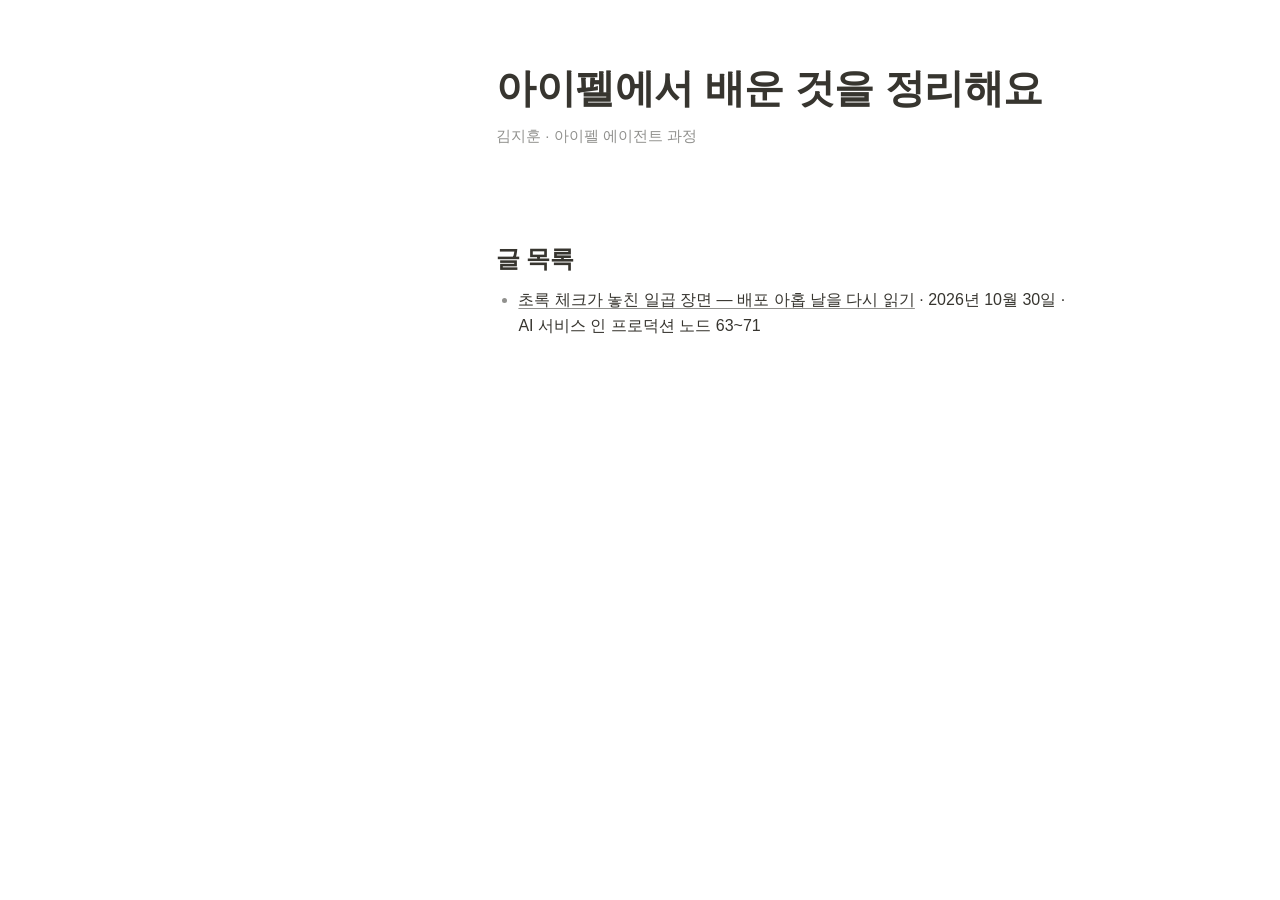
<file: index.html>
<!doctype html>
<html lang="ko">
<head>
<meta charset="utf-8">
<meta name="viewport" content="width=device-width, initial-scale=1, viewport-fit=cover">
<title>김지훈의 아이펠 공부 기록</title>
<link rel="stylesheet" href="tokens.css">
</head>
<body class="doc">
<article class="doc-article">
  <header class="doc-head">
    <h1>아이펠에서 배운 것을 정리해요</h1>
    <p class="doc-meta">김지훈 · 아이펠 에이전트 과정</p>
  </header>
  <section>
    <h2>글 목록</h2>
    <ul>
      <li><a href="production-wrapup/">초록 체크가 놓친 일곱 장면 — 배포 아홉 날을 다시 읽기</a> · 2026년 10월 30일 · AI 서비스 인 프로덕션 노드 63~71</li>
    </ul>
  </section>
</article>
</body>
</html>
</file>
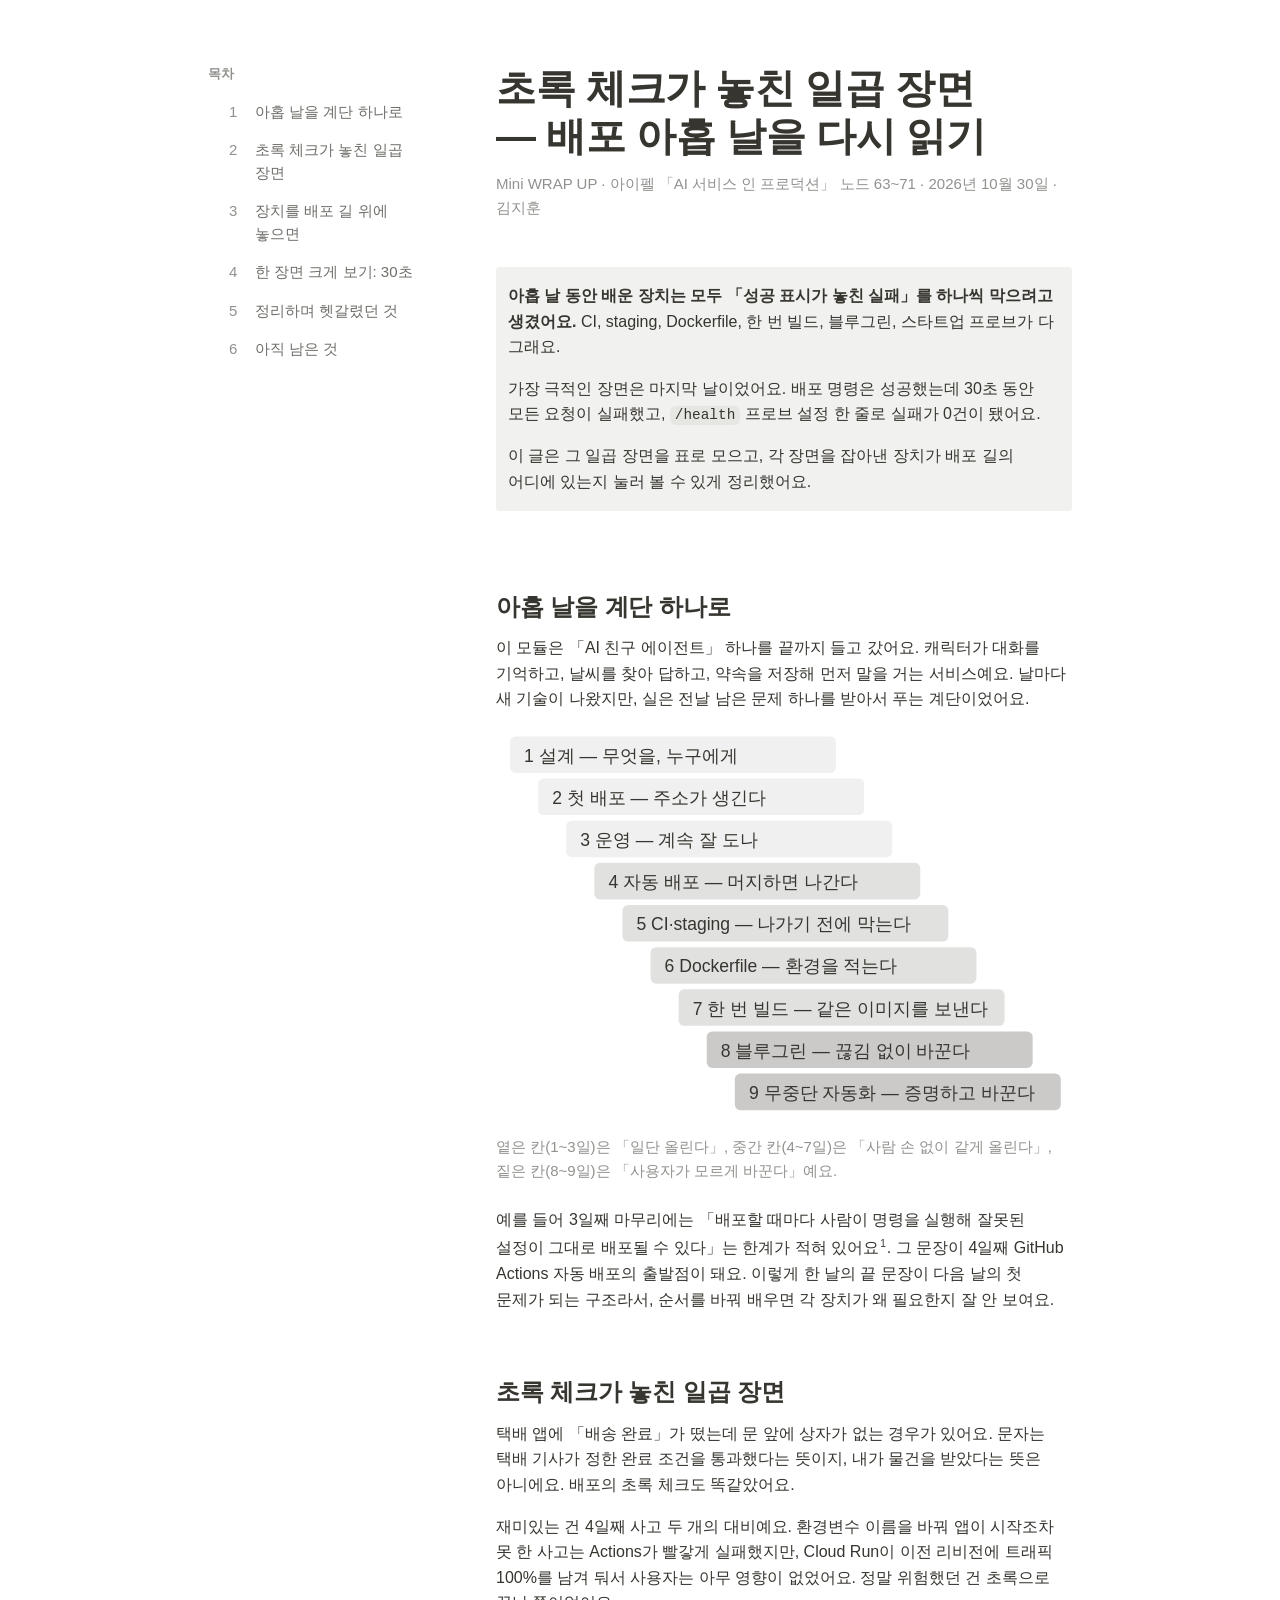
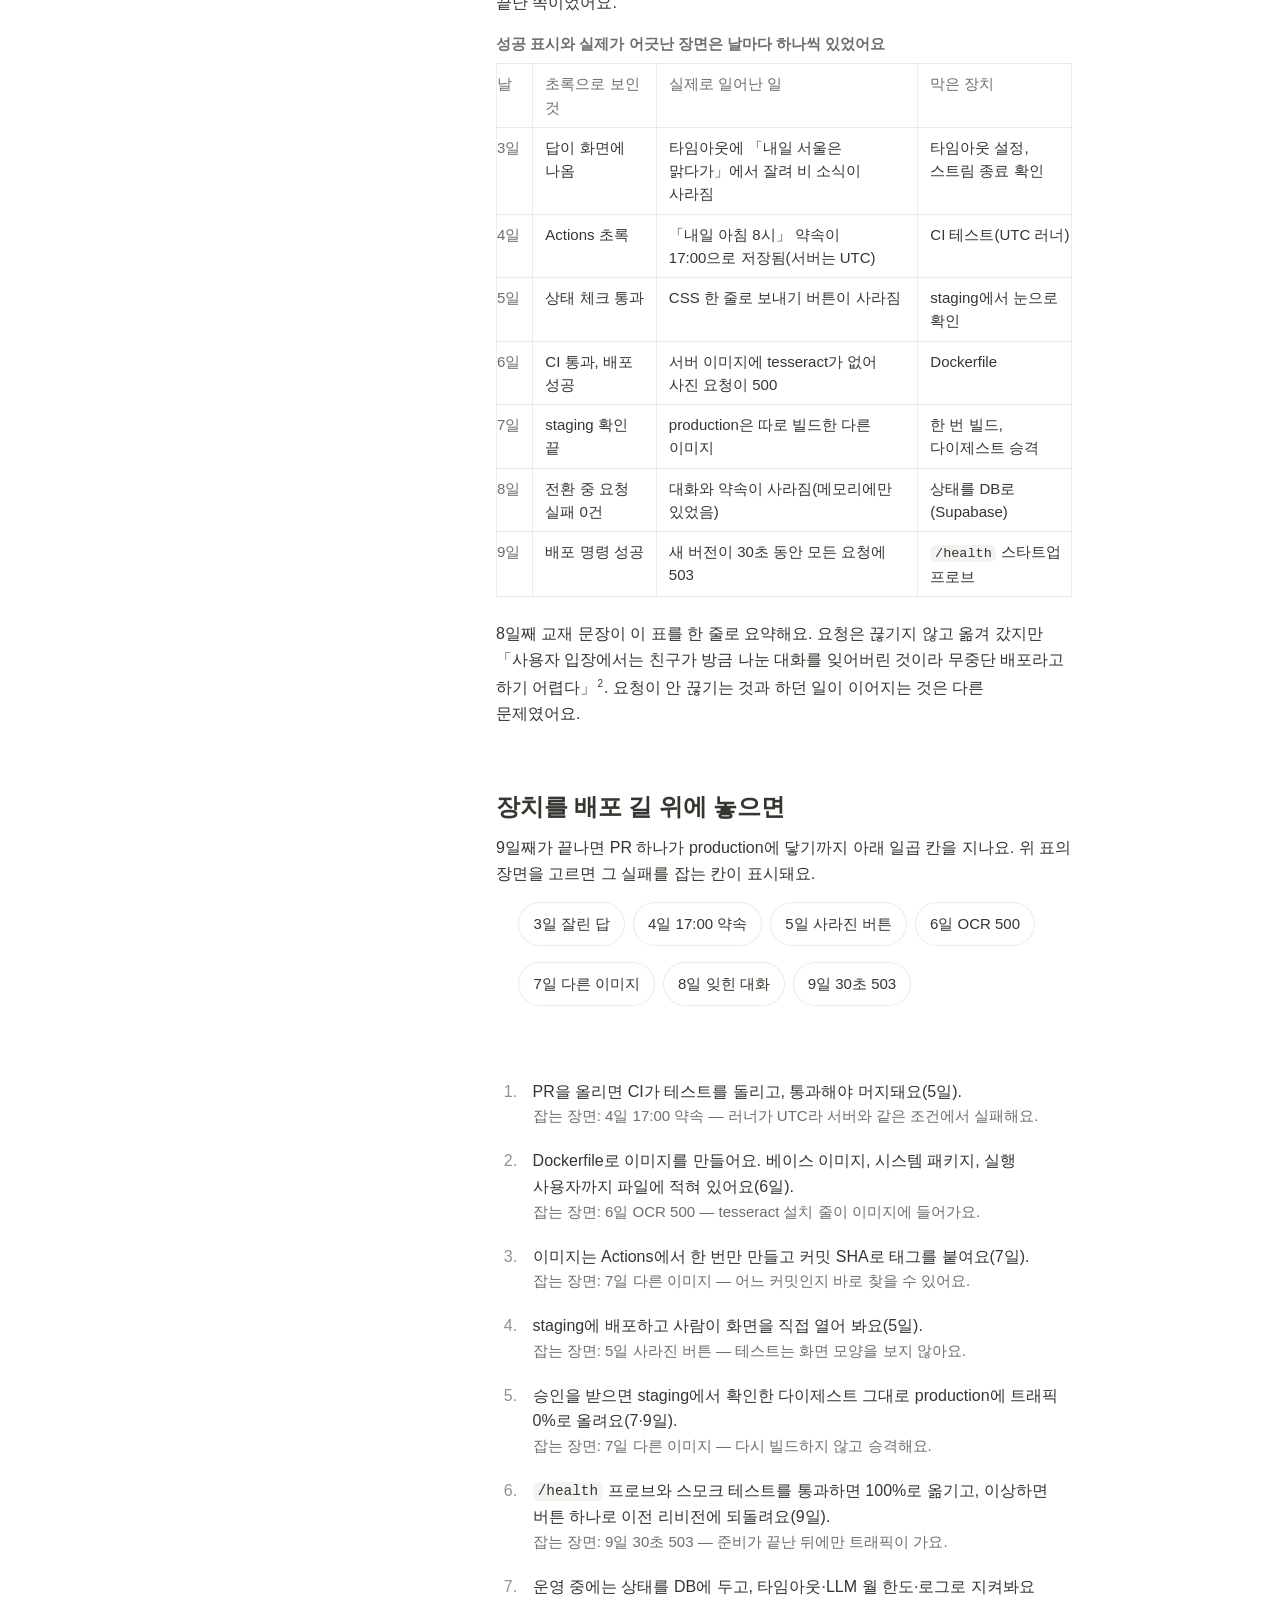
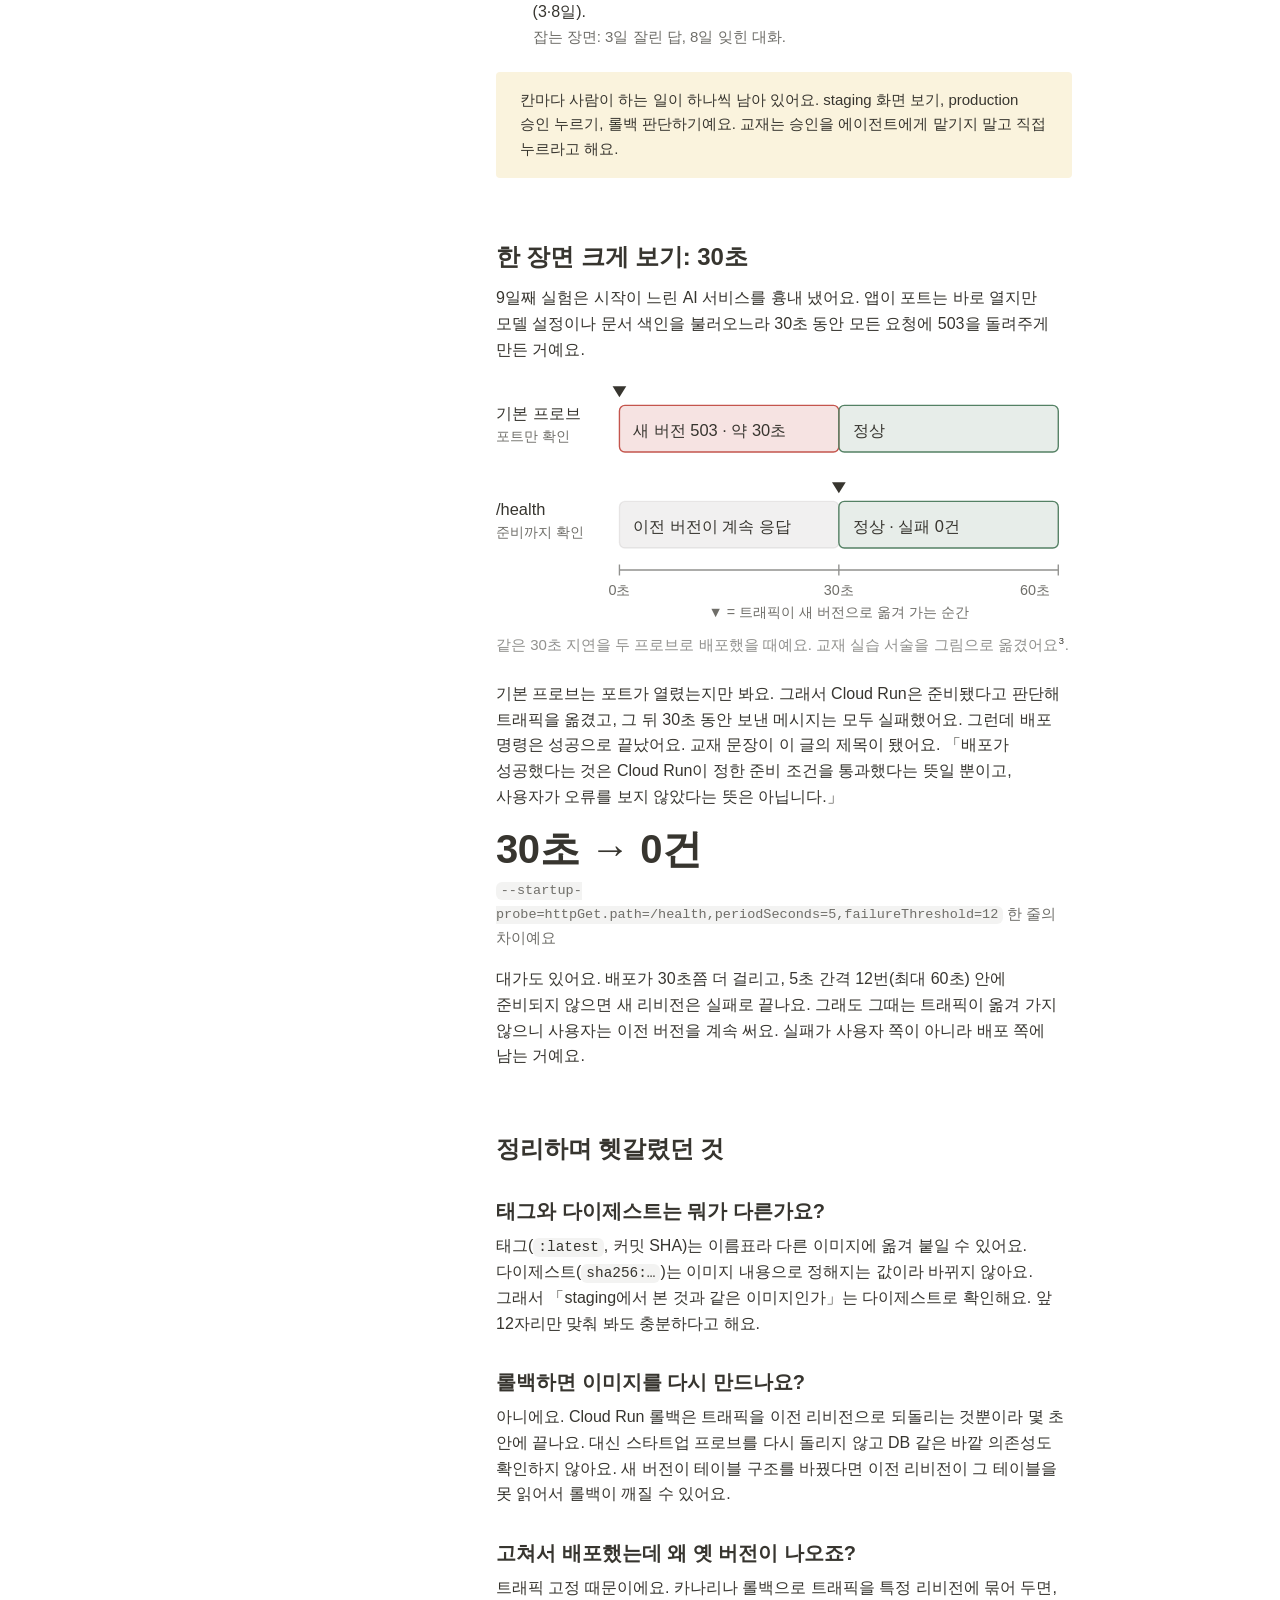
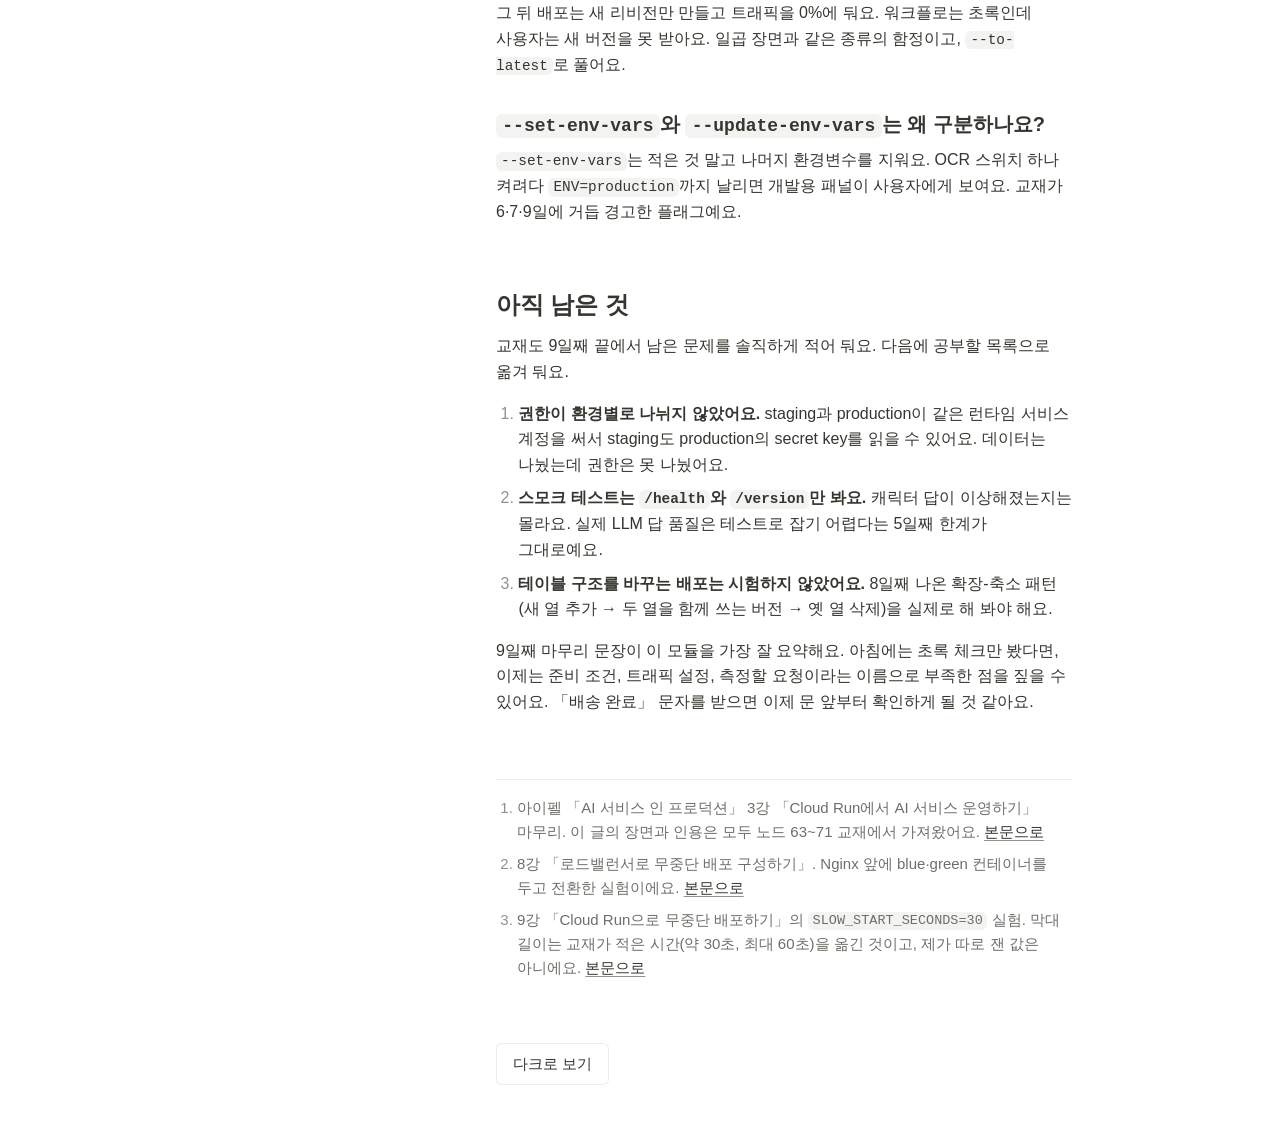
<file: production-wrapup/index.html>
<!doctype html>
<html lang="ko">
<head>
<meta charset="utf-8">
<meta name="viewport" content="width=device-width, initial-scale=1, viewport-fit=cover">
<title>초록 체크가 놓친 일곱 장면 — AI 서비스 인 프로덕션 9일 정리</title>
<meta name="description" content="아이펠 AI 서비스 인 프로덕션 모듈(노드 63~71)을 '성공 표시가 놓친 실패'와 그 실패를 막은 장치로 다시 정리했어요.">
<link rel="stylesheet" href="../tokens.css">
<style>
  .doc svg text { fill: var(--fg); font-family: var(--font-sans); }
  .doc svg .sub { fill: var(--fg-2); }
  .ladder-svg .g1 { fill: currentColor; fill-opacity: .07; }
  .ladder-svg .g2 { fill: currentColor; fill-opacity: .15; }
  .ladder-svg .g3 { fill: currentColor; fill-opacity: .26; }
  .probe .fail { fill: var(--danger); fill-opacity: .16; stroke: var(--danger); }
  .probe .ok { fill: var(--ok); fill-opacity: .14; stroke: var(--ok); }
  .probe .old { fill: currentColor; fill-opacity: .07; stroke: var(--divider); }
  .probe .axis { stroke: var(--fg-3); }
  .probe .mark { fill: var(--fg); }
  .doc figure svg { color: var(--fg); width: 100%; }
  .ladder-svg { max-width: 520px; }

  .scene-picker { display: flex; flex-wrap: wrap; gap: var(--sp-2); margin: 0 0 1em; padding: 0; list-style: none; }
  .scene-picker button { font: inherit; font-size: var(--fs-small); padding: 6px 14px; min-height: 44px; border: 1px solid var(--divider); border-radius: 999px; background: var(--paper, transparent); color: var(--fg); cursor: pointer; }
  .scene-picker button[aria-pressed="true"] { background: var(--fg); color: var(--paper, #fff); border-color: var(--fg); }
  .scene-picker button:focus-visible { outline: 2px solid var(--accent); outline-offset: 2px; }
  ol.road { padding-left: 1.6em; }
  ol.road li { padding: 6px 10px; margin: 0 0 6px; border-radius: 6px; border: 1px solid transparent; }
  ol.road li .catch { display: block; color: var(--fg-2); font-size: var(--fs-small); }
  ol.road li.hit { border-color: var(--fg); background: var(--row-hover); }
  ol.road li.hit .catch { color: var(--fg); }
  .road-status { min-height: 1.75em; color: var(--fg-2); font-size: var(--fs-small); }
  @media (prefers-reduced-motion: no-preference) { ol.road li { transition: background .15s, border-color .15s; } }
</style>
</head>
<body class="doc">
<article class="doc-article">

  <header class="doc-head">
    <h1>초록 체크가 놓친 일곱 장면 — 배포 아홉 날을 다시 읽기</h1>
    <p class="doc-meta">Mini WRAP UP · 아이펠 「AI 서비스 인 프로덕션」 노드 63~71 · 2026년 10월 30일 · 김지훈</p>
  </header>

  <section class="doc-summary" aria-label="요약">
    <p><strong>아홉 날 동안 배운 장치는 모두 「성공 표시가 놓친 실패」를 하나씩 막으려고 생겼어요.</strong> CI, staging, Dockerfile, 한 번 빌드, 블루그린, 스타트업 프로브가 다 그래요.</p>
    <p>가장 극적인 장면은 마지막 날이었어요. 배포 명령은 성공했는데 30초 동안 모든 요청이 실패했고, <code>/health</code> 프로브 설정 한 줄로 실패가 0건이 됐어요.</p>
    <p>이 글은 그 일곱 장면을 표로 모으고, 각 장면을 잡아낸 장치가 배포 길의 어디에 있는지 눌러 볼 수 있게 정리했어요.</p>
  </section>

  <nav class="doc-toc" aria-label="목차">
    <div>
      <p class="doc-toc-title">목차</p>
      <ol>
        <li><a href="#ladder">아홉 날을 계단 하나로</a></li>
        <li><a href="#scenes">초록 체크가 놓친 일곱 장면</a></li>
        <li><a href="#road">장치를 배포 길 위에 놓으면</a></li>
        <li><a href="#probe">한 장면 크게 보기: 30초</a></li>
        <li><a href="#confusing">정리하며 헷갈렸던 것</a></li>
        <li><a href="#left">아직 남은 것</a></li>
      </ol>
    </div>
  </nav>

  <section id="ladder">
    <h2>아홉 날을 계단 하나로</h2>
    <p>이 모듈은 「AI 친구 에이전트」 하나를 끝까지 들고 갔어요. 캐릭터가 대화를 기억하고, 날씨를 찾아 답하고, 약속을 저장해 먼저 말을 거는 서비스예요. 날마다 새 기술이 나왔지만, 실은 전날 남은 문제 하나를 받아서 푸는 계단이었어요.</p>
    <figure>
      <svg class="ladder-svg" viewBox="0 0 410 284" role="img" aria-labelledby="ladder-t">
        <title id="ladder-t">1일 설계부터 9일 무중단 자동화까지, 날마다 한 칸씩 오른쪽으로 올라가는 계단 그림</title>
        <g font-size="12.5">
          <rect class="g1" x="10"  y="6"   width="232" height="26" rx="4"/><text x="20"  y="24">1 설계 — 무엇을, 누구에게</text>
          <rect class="g1" x="30"  y="36"  width="232" height="26" rx="4"/><text x="40"  y="54">2 첫 배포 — 주소가 생긴다</text>
          <rect class="g1" x="50"  y="66"  width="232" height="26" rx="4"/><text x="60"  y="84">3 운영 — 계속 잘 도나</text>
          <rect class="g2" x="70"  y="96"  width="232" height="26" rx="4"/><text x="80"  y="114">4 자동 배포 — 머지하면 나간다</text>
          <rect class="g2" x="90"  y="126" width="232" height="26" rx="4"/><text x="100" y="144">5 CI·staging — 나가기 전에 막는다</text>
          <rect class="g2" x="110" y="156" width="232" height="26" rx="4"/><text x="120" y="174">6 Dockerfile — 환경을 적는다</text>
          <rect class="g2" x="130" y="186" width="232" height="26" rx="4"/><text x="140" y="204">7 한 번 빌드 — 같은 이미지를 보낸다</text>
          <rect class="g3" x="150" y="216" width="232" height="26" rx="4"/><text x="160" y="234">8 블루그린 — 끊김 없이 바꾼다</text>
          <rect class="g3" x="170" y="246" width="232" height="26" rx="4"/><text x="180" y="264">9 무중단 자동화 — 증명하고 바꾼다</text>
        </g>
      </svg>
      <figcaption>옅은 칸(1~3일)은 「일단 올린다」, 중간 칸(4~7일)은 「사람 손 없이 같게 올린다」, 짙은 칸(8~9일)은 「사용자가 모르게 바꾼다」예요.</figcaption>
    </figure>
    <p>예를 들어 3일째 마무리에는 「배포할 때마다 사람이 명령을 실행해 잘못된 설정이 그대로 배포될 수 있다」는 한계가 적혀 있어요<sup><a href="#fn1" id="r1">1</a></sup>. 그 문장이 4일째 GitHub Actions 자동 배포의 출발점이 돼요. 이렇게 한 날의 끝 문장이 다음 날의 첫 문제가 되는 구조라서, 순서를 바꿔 배우면 각 장치가 왜 필요한지 잘 안 보여요.</p>
  </section>

  <section id="scenes">
    <h2>초록 체크가 놓친 일곱 장면</h2>
    <p>택배 앱에 「배송 완료」가 떴는데 문 앞에 상자가 없는 경우가 있어요. 문자는 택배 기사가 정한 완료 조건을 통과했다는 뜻이지, 내가 물건을 받았다는 뜻은 아니에요. 배포의 초록 체크도 똑같았어요.</p>
    <p>재미있는 건 4일째 사고 두 개의 대비예요. 환경변수 이름을 바꿔 앱이 시작조차 못 한 사고는 Actions가 빨갛게 실패했지만, Cloud Run이 이전 리비전에 트래픽 100%를 남겨 둬서 사용자는 아무 영향이 없었어요. 정말 위험했던 건 초록으로 끝난 쪽이었어요.</p>
    <div class="doc-table">
      <table>
        <caption>성공 표시와 실제가 어긋난 장면은 날마다 하나씩 있었어요</caption>
        <thead><tr><th scope="col">날</th><th scope="col">초록으로 보인 것</th><th scope="col">실제로 일어난 일</th><th scope="col">막은 장치</th></tr></thead>
        <tbody>
          <tr><th scope="row">3일</th><td>답이 화면에 나옴</td><td>타임아웃에 「내일 서울은 맑다가」에서 잘려 비 소식이 사라짐</td><td>타임아웃 설정, 스트림 종료 확인</td></tr>
          <tr><th scope="row">4일</th><td>Actions 초록</td><td>「내일 아침 8시」 약속이 17:00으로 저장됨(서버는 UTC)</td><td>CI 테스트(UTC 러너)</td></tr>
          <tr><th scope="row">5일</th><td>상태 체크 통과</td><td>CSS 한 줄로 보내기 버튼이 사라짐</td><td>staging에서 눈으로 확인</td></tr>
          <tr><th scope="row">6일</th><td>CI 통과, 배포 성공</td><td>서버 이미지에 tesseract가 없어 사진 요청이 500</td><td>Dockerfile</td></tr>
          <tr><th scope="row">7일</th><td>staging 확인 끝</td><td>production은 따로 빌드한 다른 이미지</td><td>한 번 빌드, 다이제스트 승격</td></tr>
          <tr><th scope="row">8일</th><td>전환 중 요청 실패 0건</td><td>대화와 약속이 사라짐(메모리에만 있었음)</td><td>상태를 DB로(Supabase)</td></tr>
          <tr><th scope="row">9일</th><td>배포 명령 성공</td><td>새 버전이 30초 동안 모든 요청에 503</td><td><code>/health</code> 스타트업 프로브</td></tr>
        </tbody>
      </table>
    </div>
    <p>8일째 교재 문장이 이 표를 한 줄로 요약해요. 요청은 끊기지 않고 옮겨 갔지만 「사용자 입장에서는 친구가 방금 나눈 대화를 잊어버린 것이라 무중단 배포라고 하기 어렵다」<sup><a href="#fn2" id="r2">2</a></sup>. 요청이 안 끊기는 것과 하던 일이 이어지는 것은 다른 문제였어요.</p>
  </section>

  <section id="road">
    <h2>장치를 배포 길 위에 놓으면</h2>
    <p>9일째가 끝나면 PR 하나가 production에 닿기까지 아래 일곱 칸을 지나요. 위 표의 장면을 고르면 그 실패를 잡는 칸이 표시돼요.</p>
    <ul class="scene-picker doc-noprint" aria-label="장면 고르기">
      <li><button type="button" data-hit="7" aria-pressed="false">3일 잘린 답</button></li>
      <li><button type="button" data-hit="1" aria-pressed="false">4일 17:00 약속</button></li>
      <li><button type="button" data-hit="4" aria-pressed="false">5일 사라진 버튼</button></li>
      <li><button type="button" data-hit="2" aria-pressed="false">6일 OCR 500</button></li>
      <li><button type="button" data-hit="3 5" aria-pressed="false">7일 다른 이미지</button></li>
      <li><button type="button" data-hit="7" aria-pressed="false">8일 잊힌 대화</button></li>
      <li><button type="button" data-hit="6" aria-pressed="false">9일 30초 503</button></li>
    </ul>
    <p class="road-status doc-noprint" aria-live="polite"></p>
    <ol class="road">
      <li data-step="1">PR을 올리면 CI가 테스트를 돌리고, 통과해야 머지돼요(5일). <span class="catch">잡는 장면: 4일 17:00 약속 — 러너가 UTC라 서버와 같은 조건에서 실패해요.</span></li>
      <li data-step="2">Dockerfile로 이미지를 만들어요. 베이스 이미지, 시스템 패키지, 실행 사용자까지 파일에 적혀 있어요(6일). <span class="catch">잡는 장면: 6일 OCR 500 — tesseract 설치 줄이 이미지에 들어가요.</span></li>
      <li data-step="3">이미지는 Actions에서 한 번만 만들고 커밋 SHA로 태그를 붙여요(7일). <span class="catch">잡는 장면: 7일 다른 이미지 — 어느 커밋인지 바로 찾을 수 있어요.</span></li>
      <li data-step="4">staging에 배포하고 사람이 화면을 직접 열어 봐요(5일). <span class="catch">잡는 장면: 5일 사라진 버튼 — 테스트는 화면 모양을 보지 않아요.</span></li>
      <li data-step="5">승인을 받으면 staging에서 확인한 다이제스트 그대로 production에 트래픽 0%로 올려요(7·9일). <span class="catch">잡는 장면: 7일 다른 이미지 — 다시 빌드하지 않고 승격해요.</span></li>
      <li data-step="6"><code>/health</code> 프로브와 스모크 테스트를 통과하면 100%로 옮기고, 이상하면 버튼 하나로 이전 리비전에 되돌려요(9일). <span class="catch">잡는 장면: 9일 30초 503 — 준비가 끝난 뒤에만 트래픽이 가요.</span></li>
      <li data-step="7">운영 중에는 상태를 DB에 두고, 타임아웃·LLM 월 한도·로그로 지켜봐요(3·8일). <span class="catch">잡는 장면: 3일 잘린 답, 8일 잊힌 대화.</span></li>
    </ol>
    <div class="doc-note"><p>칸마다 사람이 하는 일이 하나씩 남아 있어요. staging 화면 보기, production 승인 누르기, 롤백 판단하기예요. 교재는 승인을 에이전트에게 맡기지 말고 직접 누르라고 해요.</p></div>
  </section>

  <section id="probe">
    <h2>한 장면 크게 보기: 30초</h2>
    <p>9일째 실험은 시작이 느린 AI 서비스를 흉내 냈어요. 앱이 포트는 바로 열지만 모델 설정이나 문서 색인을 불러오느라 30초 동안 모든 요청에 503을 돌려주게 만든 거예요.</p>
    <figure>
      <svg class="probe" viewBox="0 0 420 178" role="img" aria-labelledby="probe-t">
        <title id="probe-t">기본 프로브는 배포 직후 트래픽을 옮겨 30초 동안 실패하고, /health 프로브는 30초를 기다린 뒤 옮겨 실패가 0건이다</title>
        <g font-size="12">
          <text x="0" y="30">기본 프로브</text>
          <text class="sub" x="0" y="46" font-size="10.5">포트만 확인</text>
          <rect class="fail" x="90" y="20" width="160" height="34" rx="4"/><text x="100" y="42">새 버전 503 · 약 30초</text>
          <rect class="ok" x="250" y="20" width="160" height="34" rx="4"/><text x="260" y="42">정상</text>
          <path class="mark" d="M90 14 l-5 -8 h10 z"/>

          <text x="0" y="100"><tspan>/health</tspan></text>
          <text class="sub" x="0" y="116" font-size="10.5">준비까지 확인</text>
          <rect class="old" x="90" y="90" width="160" height="34" rx="4"/><text x="100" y="112">이전 버전이 계속 응답</text>
          <rect class="ok" x="250" y="90" width="160" height="34" rx="4"/><text x="260" y="112">정상 · 실패 0건</text>
          <path class="mark" d="M250 84 l-5 -8 h10 z"/>

          <line class="axis" x1="90" y1="140" x2="410" y2="140"/>
          <line class="axis" x1="90" y1="136" x2="90" y2="144"/><text class="sub" x="90" y="158" text-anchor="middle" font-size="10.5">0초</text>
          <line class="axis" x1="250" y1="136" x2="250" y2="144"/><text class="sub" x="250" y="158" text-anchor="middle" font-size="10.5">30초</text>
          <line class="axis" x1="410" y1="136" x2="410" y2="144"/><text class="sub" x="404" y="158" text-anchor="end" font-size="10.5">60초</text>
          <text class="sub" x="250" y="174" text-anchor="middle" font-size="10.5">▼ = 트래픽이 새 버전으로 옮겨 가는 순간</text>
        </g>
      </svg>
      <figcaption>같은 30초 지연을 두 프로브로 배포했을 때예요. 교재 실습 서술을 그림으로 옮겼어요<sup><a href="#fn3" id="r3">3</a></sup>.</figcaption>
    </figure>
    <p>기본 프로브는 포트가 열렸는지만 봐요. 그래서 Cloud Run은 준비됐다고 판단해 트래픽을 옮겼고, 그 뒤 30초 동안 보낸 메시지는 모두 실패했어요. 그런데 배포 명령은 성공으로 끝났어요. 교재 문장이 이 글의 제목이 됐어요. 「배포가 성공했다는 것은 Cloud Run이 정한 준비 조건을 통과했다는 뜻일 뿐이고, 사용자가 오류를 보지 않았다는 뜻은 아닙니다.」</p>
    <p class="doc-stat"><b>30초 → 0건</b><span><code>--startup-probe=httpGet.path=/health,periodSeconds=5,failureThreshold=12</code> 한 줄의 차이예요</span></p>
    <p>대가도 있어요. 배포가 30초쯤 더 걸리고, 5초 간격 12번(최대 60초) 안에 준비되지 않으면 새 리비전은 실패로 끝나요. 그래도 그때는 트래픽이 옮겨 가지 않으니 사용자는 이전 버전을 계속 써요. 실패가 사용자 쪽이 아니라 배포 쪽에 남는 거예요.</p>
  </section>

  <section id="confusing">
    <h2>정리하며 헷갈렸던 것</h2>
    <h3>태그와 다이제스트는 뭐가 다른가요?</h3>
    <p>태그(<code>:latest</code>, 커밋 SHA)는 이름표라 다른 이미지에 옮겨 붙일 수 있어요. 다이제스트(<code>sha256:…</code>)는 이미지 내용으로 정해지는 값이라 바뀌지 않아요. 그래서 「staging에서 본 것과 같은 이미지인가」는 다이제스트로 확인해요. 앞 12자리만 맞춰 봐도 충분하다고 해요.</p>
    <h3>롤백하면 이미지를 다시 만드나요?</h3>
    <p>아니에요. Cloud Run 롤백은 트래픽을 이전 리비전으로 되돌리는 것뿐이라 몇 초 안에 끝나요. 대신 스타트업 프로브를 다시 돌리지 않고 DB 같은 바깥 의존성도 확인하지 않아요. 새 버전이 테이블 구조를 바꿨다면 이전 리비전이 그 테이블을 못 읽어서 롤백이 깨질 수 있어요.</p>
    <h3>고쳐서 배포했는데 왜 옛 버전이 나오죠?</h3>
    <p>트래픽 고정 때문이에요. 카나리나 롤백으로 트래픽을 특정 리비전에 묶어 두면, 그 뒤 배포는 새 리비전만 만들고 트래픽을 0%에 둬요. 워크플로는 초록인데 사용자는 새 버전을 못 받아요. 일곱 장면과 같은 종류의 함정이고, <code>--to-latest</code>로 풀어요.</p>
    <h3><code>--set-env-vars</code>와 <code>--update-env-vars</code>는 왜 구분하나요?</h3>
    <p><code>--set-env-vars</code>는 적은 것 말고 나머지 환경변수를 지워요. OCR 스위치 하나 켜려다 <code>ENV=production</code>까지 날리면 개발용 패널이 사용자에게 보여요. 교재가 6·7·9일에 거듭 경고한 플래그예요.</p>
  </section>

  <section id="left">
    <h2>아직 남은 것</h2>
    <p>교재도 9일째 끝에서 남은 문제를 솔직하게 적어 둬요. 다음에 공부할 목록으로 옮겨 둬요.</p>
    <ol>
      <li><strong>권한이 환경별로 나뉘지 않았어요.</strong> staging과 production이 같은 런타임 서비스 계정을 써서 staging도 production의 secret key를 읽을 수 있어요. 데이터는 나눴는데 권한은 못 나눴어요.</li>
      <li><strong>스모크 테스트는 <code>/health</code>와 <code>/version</code>만 봐요.</strong> 캐릭터 답이 이상해졌는지는 몰라요. 실제 LLM 답 품질은 테스트로 잡기 어렵다는 5일째 한계가 그대로예요.</li>
      <li><strong>테이블 구조를 바꾸는 배포는 시험하지 않았어요.</strong> 8일째 나온 확장-축소 패턴(새 열 추가 → 두 열을 함께 쓰는 버전 → 옛 열 삭제)을 실제로 해 봐야 해요.</li>
    </ol>
    <p>9일째 마무리 문장이 이 모듈을 가장 잘 요약해요. 아침에는 초록 체크만 봤다면, 이제는 준비 조건, 트래픽 설정, 측정할 요청이라는 이름으로 부족한 점을 짚을 수 있어요. 「배송 완료」 문자를 받으면 이제 문 앞부터 확인하게 될 것 같아요.</p>
  </section>

  <section class="doc-footnotes" aria-label="각주">
    <ol>
      <li id="fn1">아이펠 「AI 서비스 인 프로덕션」 3강 「Cloud Run에서 AI 서비스 운영하기」 마무리. 이 글의 장면과 인용은 모두 노드 63~71 교재에서 가져왔어요. <a href="#r1">본문으로</a></li>
      <li id="fn2">8강 「로드밸런서로 무중단 배포 구성하기」. Nginx 앞에 blue·green 컨테이너를 두고 전환한 실험이에요. <a href="#r2">본문으로</a></li>
      <li id="fn3">9강 「Cloud Run으로 무중단 배포하기」의 <code>SLOW_START_SECONDS=30</code> 실험. 막대 길이는 교재가 적은 시간(약 30초, 최대 60초)을 옮긴 것이고, 제가 따로 잰 값은 아니에요. <a href="#r3">본문으로</a></li>
    </ol>
  </section>

  <div class="doc-actions">
    <button class="doc-btn" type="button" id="theme">다크로 보기</button>
  </div>
</article>
<script>
  const root = document.documentElement, btn = document.getElementById('theme');
  const q = new URLSearchParams(location.search).get('theme');
  if (q === 'dark' || q === 'light') root.dataset.theme = q;
  const isDark = () => root.dataset.theme ? root.dataset.theme === 'dark' : matchMedia('(prefers-color-scheme: dark)').matches;
  const label = () => { btn.textContent = isDark() ? '라이트로 보기' : '다크로 보기'; };
  btn.onclick = () => { root.dataset.theme = isDark() ? 'light' : 'dark'; label(); };
  label();

  // 장면 고르기 — 고른 장면을 잡는 배포 길 칸을 표시한다. 같은 버튼을 다시 누르면 해제.
  const picks = document.querySelectorAll('.scene-picker button');
  const steps = document.querySelectorAll('ol.road li');
  const status = document.querySelector('.road-status');
  picks.forEach(b => b.addEventListener('click', () => {
    const on = b.getAttribute('aria-pressed') !== 'true';
    picks.forEach(o => o.setAttribute('aria-pressed', 'false'));
    const hits = on ? b.dataset.hit.split(' ') : [];
    if (on) b.setAttribute('aria-pressed', 'true');
    steps.forEach(s => s.classList.toggle('hit', hits.includes(s.dataset.step)));
    status.textContent = on ? `「${b.textContent}」 장면은 ${hits.map(h => h + '번').join('·')} 칸에서 잡혀요.` : '';
  }));
</script>
</body>
</html>
</file>
<file: tokens.css>
/* doc-ui tokens — 생성본, 고치지 않는다. 원본: ui-base/base.css + ~/.claude/skills/ui-base/themes/notion.css + doc-ui/{doc.css}
   다시 만들기: node ~/.claude/skills/ui-base/build.mjs doc-ui --theme notion
   붙이는 법: 화면 파일 옆에 두고 <link rel="stylesheet" href="tokens.css"> 또는 <style> 에 인라인. 외부 요청 없음. */

/* ───────────── ui-base/base.css ───────────── */
/* ui-base/base.css — 모든 디자인 스킬이 같이 쓰는 단계 값. 색·질감은 themes/<이름>.css, 꼴은 각 스킬 CSS.
   직접 붙이지 않고 build.mjs 가 base + 테마 + 스킬을 한 파일(tokens.css)로 합친다(README "붙이는 법").
   외부 요청 없음. 글꼴은 시스템 설치 Pretendard → 시스템 글꼴 순(README "글꼴"). */

:root {
  color-scheme: light;

  /* 글꼴 */
  --font-sans: "Pretendard Variable", Pretendard, "Segoe UI Variable Text", "Segoe UI",
    "Apple SD Gothic Neo", "Malgun Gothic", system-ui, sans-serif;
  --font-mono: ui-monospace, "Cascadia Mono", "D2Coding", Consolas, "SF Mono", monospace;

  /* 글자 크기 단계 */
  --fs-hero: 3.5rem;      /* 56px  화면의 답 하나 */
  --fs-display: 2.5rem;   /* 40px  두 번째 숫자·큰 제목 */
  --fs-title: 1.5rem;     /* 24px  카드·절 제목(문장) */
  --fs-lead: 1.25rem;     /* 20px  요약 문장 */
  --fs-body: 1.0625rem;   /* 17px  본문 */
  --fs-small: 0.9375rem;  /* 15px  보조 줄 */
  --fs-caption: 0.8125rem;/* 13px  기준·시각 */
  --lh-tight: 1.15;
  --lh-body: 1.6;
  --fw-regular: 400;
  --fw-medium: 500;
  --fw-semibold: 600;
  --fw-bold: 700;
  --ls-hero: -0.02em;

  /* 간격 */
  --sp-1: 4px;
  --sp-2: 8px;
  --sp-3: 12px;
  --sp-4: 16px;
  --sp-5: 24px;
  --sp-6: 32px;
  --sp-7: 48px;
  --sp-8: 64px;
  --content-max: 1280px;   /* 본문 최대 폭 — 넓은 화면에서 줄이 너무 길어지지 않게 */

  /* 반경 */
  --r-sm: 12px;
  --r-md: 20px;
  --r-lg: 28px;
  --r-pill: 999px;

  /* 전환 */
  --t-fast: 160ms;   /* 눌림·호버 */
  --t-base: 240ms;   /* 펼침·색 */
  --t-slow: 360ms;   /* 패널 떠오름 */
  --ease-out: cubic-bezier(0.2, 0.8, 0.2, 1);
  --ease-spring: cubic-bezier(0.34, 1.25, 0.64, 1);

  /* 폰 — 미디어 쿼리는 변수를 못 읽으므로 기준 폭 599px 은 아래에 글자로 적는다. 여기 값은 넓은 화면 기본값 */
  --touch: 44px;               /* 누르는 것의 최소 한 변 — 폰에서만 강제, 넓은 화면은 마우스라 40 도 된다 */
  --safe-top: env(safe-area-inset-top, 0px);
  --safe-bottom: env(safe-area-inset-bottom, 0px);
}

/* 폰 — 약 360~430px(기준 390×844). 위계는 그대로, 값만 한 단계 줄인다(phone.md).
   기준 폭 599px 은 Material 3 compact 와 같은 값 — 폰 세로·작은 폰 가로까지. */
@media (max-width: 599px) {
  :root {
    /* 글자 — 큰 숫자는 두 단계 내리고 본문은 한 단계 */
    --fs-hero: 2.5rem;        /* 40px */
    --fs-display: 1.875rem;   /* 30px */
    --fs-title: 1.25rem;      /* 20px */
    --fs-lead: 1.125rem;      /* 18px */
    --fs-body: 1rem;          /* 16px */
    --fs-small: 0.875rem;     /* 14px */
    --fs-caption: 0.75rem;    /* 12px */
    /* 간격 — 카드 안 24·카드 사이 20. 1~4 단계는 손대지 않는다 */
    --sp-5: 20px;
    --sp-6: 24px;
    --sp-7: 32px;
    --sp-8: 48px;
    /* 반경 — 창이 좁으면 28 은 둔해 보인다. 동심 규칙(바깥 − 여백 = 안쪽)은 20 − 8 = 12 로 유지 */
    --r-md: 16px;
    --r-lg: 20px;
  }
}


/* ───────────── doc-ui/doc.css ───────────── */
/* doc-ui/doc.css — 문서·보고서 꼴: 글이 주인공, 카드·유리 없음, 넓은 화면에선 왼쪽 목차 레일, 인쇄는 라이트.
   직접 붙이지 않는다 — tokens.css(생성본)를 붙인다. 고친 뒤 `node ~/.claude/skills/ui-base/build.mjs doc-ui`. */

:root {
  --doc-paper: var(--paper, #ffffff);   /* 테마의 종이 */
  --doc-measure: 36em;         /* 본문 폭 — 17px 에서 한국어 약 38~40자(WCAG CJK 40자) */
  --doc-lh: 1.75;              /* 한국어 본문 줄 간격 — 글자 속공간이 꽉 차 라틴 1.5 보다 넓게 */
  --doc-rail: 14rem;           /* 넓은 화면 목차 레일 폭 */
}

/* 종이 */
.doc {
  margin: 0;
  background: var(--doc-paper);
  color: var(--fg);
  font-family: var(--font-sans);
  font-size: var(--fs-body);
  line-height: var(--doc-lh);
  -webkit-font-smoothing: antialiased;
  word-break: keep-all;
  overflow-wrap: break-word;   /* anywhere 는 표 칸의 최소 폭까지 줄여 "1주/차" 처럼 낱말을 쪼갠다 */
}
.doc *, .doc *::before, .doc *::after { box-sizing: border-box; }

/* 판 — 좁으면 한 열(머리 → 요약 → 목차 → 본문), 넓으면 목차가 왼쪽 레일로 빠진다 */
.doc-article {
  max-width: calc(var(--doc-measure) + 2 * var(--sp-5));   /* 여백 안쪽 글 폭이 --doc-measure */
  margin: 0 auto;
  padding: var(--sp-8) var(--sp-5) var(--sp-8);
}
@media (min-width: 1200px) {
  .doc-article {
    max-width: none;
    display: grid;
    grid-template-columns: var(--doc-rail) var(--doc-measure);
    column-gap: var(--sp-8);
    justify-content: center;
    align-items: start;
  }
  .doc-article > * { grid-column: 2; }
  .doc-article > .doc-toc { grid-column: 1; grid-row: 1 / span 200; align-self: stretch; margin: 0; padding: 0; background: none; }
  .doc-toc > * { position: sticky; top: var(--sp-6); }
}

/* 머리 — 제목, 그 아래 한 줄 메타(작성·날짜·판). 위에 붙는 작은 대문자 라벨(eyebrow)은 두지 않는다 */
.doc-head { margin-bottom: var(--sp-6); }
.doc h1 {
  margin: 0 0 var(--sp-3);
  font-family: var(--font-display, inherit);
  font-size: var(--fs-display);
  font-weight: var(--fw-display, var(--fw-bold));
  line-height: 1.25;
  letter-spacing: var(--ls-display, var(--ls-hero));
  text-wrap: balance;
}
.doc-meta { margin: 0; color: var(--fg-3); font-size: var(--fs-small); }

/* 요약 — 제목 바로 아래, 3줄 안팎. 읽는 사람이 여기서 멈춰도 결론·숫자·다음 할 일을 안다 */
.doc-summary {
  margin: 0 0 var(--sp-6);
  padding: var(--sp-5);
  border-radius: var(--card-r, var(--r-md));
  background: var(--summary-bg, var(--accent-soft));
}
.doc-summary > :first-child { margin-top: 0; }
.doc-summary > :last-child { margin-bottom: 0; }
.doc-summary p, .doc-summary li { margin: 0 0 var(--sp-2); }
.doc-summary strong { color: var(--fg); }

/* 목차 — 좁은 화면에선 요약 아래 목록, 넓은 화면에선 레일 */
.doc-toc { margin: 0 0 var(--sp-7); font-size: var(--fs-small); line-height: 1.5; }
.doc-toc-title { margin: 0 0 var(--sp-2); color: var(--fg-3); font-weight: var(--fw-semibold); font-size: var(--fs-caption); }
.doc-toc ol { margin: 0; padding: 0; list-style: none; counter-reset: toc; }
.doc-toc li { counter-increment: toc; }
.doc .doc-toc a {
  display: flex; gap: var(--sp-2);
  padding: var(--sp-1) var(--sp-2); margin: 0 calc(-1 * var(--sp-2));
  border-radius: 8px;
  color: var(--fg-2); text-decoration: none;
  transition: background var(--t-fast) var(--ease-out), color var(--t-fast) var(--ease-out);
}
.doc .doc-toc a::before { content: counter(toc); color: var(--fg-3); font-variant-numeric: tabular-nums; min-width: 1.2em; }
.doc .doc-toc a:hover { background: var(--row-hover); color: var(--fg); }

/* 절 — 카드가 아니라 제목과 여백으로 나눈다. 위 여백이 아래보다 커서 제목이 뒤 문단에 붙는다 */
.doc h2 {
  margin: var(--sp-7) 0 var(--sp-3);
  font-family: var(--font-display, inherit);
  font-size: var(--fs-title);
  font-weight: var(--fw-title, var(--fw-bold));
  line-height: 1.35;
  letter-spacing: var(--ls-title, -0.01em);
  scroll-margin-top: var(--sp-5);
  text-wrap: balance;
}
.doc h3 {
  margin: var(--sp-6) 0 var(--sp-2);
  font-family: var(--font-display, inherit);
  font-size: var(--fs-lead);
  font-weight: var(--fw-semibold);
  line-height: 1.4;
  scroll-margin-top: var(--sp-5);
}
.doc section > h2:first-child { margin-top: var(--sp-7); }
.doc p { margin: 0 0 1em; }
.doc ul, .doc ol { margin: 0 0 1em; padding-left: 1.4em; }
.doc li { margin: 0 0 var(--sp-2); }
.doc li::marker { color: var(--fg-3); }
.doc strong { font-weight: var(--fw-semibold); }
.doc a { color: var(--link, var(--accent)); text-decoration: underline; text-underline-offset: 0.18em; text-decoration-thickness: 1px; }
.doc a:focus-visible, .doc summary:focus-visible { outline: 2px solid var(--accent); outline-offset: 2px; border-radius: 4px; }
.doc hr { border: 0; height: 1px; background: var(--divider); margin: var(--sp-7) 0; }

/* 핵심 숫자 — 절마다 하나까지. 숫자 한 줄 + 그 뜻을 말하는 문장 한 줄(카드로 띄우지 않는다, 문장 속에 크게 넣지 않는다) */
.doc-stat { margin: 0 0 1em; }
.doc-stat b { display: block; font-family: var(--font-num, inherit); font-size: var(--fs-display); font-weight: var(--fw-hero, var(--fw-bold)); line-height: 1.2; letter-spacing: var(--ls-hero); font-variant-numeric: tabular-nums; }
.doc-stat span { display: block; margin-top: var(--sp-1); color: var(--fg-2); font-size: var(--fs-small); }

/* 덧붙임 — 본문 흐름 밖의 한 마디(주의·팁). 왼쪽 색 띠 대신 옅은 바탕 */
.doc-note {
  margin: 0 0 1em;
  padding: var(--sp-4) var(--sp-5);
  border-radius: var(--r-sm);
  background: var(--row-hover);
  color: var(--fg-2);
  font-size: var(--fs-small);
  line-height: 1.65;
}
.doc-note > :last-child { margin-bottom: 0; }

/* 표 — 제목(caption)은 문장, 숫자는 오른쪽 자리 맞춤, 선은 행 사이에만. 넓으면 표만 가로 스크롤 */
.doc-table { margin: 0 0 1.5em; overflow-x: auto; }
.doc table { width: 100%; border-collapse: collapse; font-size: var(--fs-small); line-height: 1.55; font-variant-numeric: tabular-nums; }
.doc caption { caption-side: top; text-align: left; margin-bottom: var(--sp-2); color: var(--fg-2); font-weight: var(--fw-semibold); }
.doc th, .doc td { padding: var(--sp-2) var(--sp-3); text-align: left; vertical-align: top; }
.doc th:first-child, .doc td:first-child { padding-left: 0; }
.doc th:last-child, .doc td:last-child { padding-right: 0; }
.doc thead th { color: var(--fg-2); font-weight: var(--fw-semibold); border-bottom: 1px solid var(--fg-3); }
.doc tbody tr + tr td, .doc tbody tr + tr th { border-top: 1px solid var(--divider); }
.doc .num { text-align: right; white-space: nowrap; }   /* 숫자 한 칸은 짧아서 nowrap 이 잘림을 만들지 않는다 */

/* 인용·코드·그림 */
.doc blockquote { margin: 0 0 1em; padding: 0 0 0 var(--sp-4); color: var(--fg-2); }
.doc blockquote footer { margin-top: var(--sp-2); font-size: var(--fs-small); color: var(--fg-3); }
.doc code { font-family: var(--font-mono); font-size: 0.9em; background: var(--row-hover); padding: 0.1em 0.35em; border-radius: 6px; }
.doc pre { margin: 0 0 1em; padding: var(--sp-4); background: var(--row-hover); border-radius: var(--r-sm); overflow-x: auto; font-size: var(--fs-small); line-height: 1.6; }
.doc pre code { background: none; padding: 0; }
.doc figure { margin: 0 0 1.5em; }
.doc figure img, .doc figure svg { max-width: 100%; height: auto; display: block; }
.doc figcaption { margin-top: var(--sp-2); color: var(--fg-3); font-size: var(--fs-small); }

/* 각주 — 본문 숫자 [1] 은 위첨자 링크, 끝에 목록 */
.doc sup a { text-decoration: none; font-size: 0.75em; padding: 0 0.1em; }
.doc-footnotes { margin-top: var(--sp-7); padding-top: var(--sp-4); border-top: 1px solid var(--divider); color: var(--fg-2); font-size: var(--fs-small); line-height: 1.6; }

/* 주석 받을 문서 — 단위 머리의 보이는 번호표(id 와 같은 글자). 손님에게 드리는 문서엔 쓰지 않는다 */
.doc-tag { display: inline-block; margin-right: var(--sp-2); color: var(--fg-3); font-size: var(--fs-caption); font-weight: var(--fw-medium); font-variant-numeric: tabular-nums; vertical-align: 0.15em; }

/* 화면에서만 — 인쇄 버튼·테마 버튼 */
.doc-actions { display: flex; gap: var(--sp-2); flex-wrap: wrap; margin-top: var(--sp-7); }
.doc-btn {
  font: inherit; font-size: var(--fs-small); font-weight: var(--fw-medium);
  min-height: 40px; padding: var(--sp-2) var(--sp-4);
  border-radius: var(--btn-r, var(--r-pill)); border: 1px solid var(--divider);
  background: var(--doc-paper); color: var(--fg); cursor: pointer;
  transition: background var(--t-fast) var(--ease-out), transform var(--t-fast) var(--ease-out);
}
.doc-btn:hover { background: var(--row-hover); }
.doc-btn:active { transform: scale(0.97); }
.doc-btn:focus-visible { outline: 2px solid var(--accent); outline-offset: 2px; }

@media (prefers-reduced-motion: reduce) {
  .doc-toc a, .doc-btn { transition: none; }
}

/* 폰 — 값은 base.css 가 줄인다. 가로 여백 16 + safe-area, 버튼은 손가락 크기 */
@media (max-width: 599px) {
  :root { --doc-lh: 1.7; }
  .doc-article { padding: calc(var(--sp-7) + var(--safe-top)) var(--sp-4) calc(var(--sp-7) + var(--safe-bottom)); }
  .doc-summary { padding: var(--sp-4); }
  .doc-btn { min-height: var(--touch); }
  .doc .doc-toc a { min-height: var(--touch); align-items: center; }
}

/* 인쇄 — 다크로 보고 있어도 라이트로, 레일·버튼은 빼고, 표·덧붙임은 쪽에서 갈라지지 않게, 바깥 링크는 주소를 덧붙인다 */
@page { size: A4; margin: 18mm 16mm; }
@media print {
  :root, :root[data-theme] {
    color-scheme: light;   /* !important — 테마가 이 뒤에 붙어도 인쇄는 라이트 */
    --doc-paper: #ffffff !important; --fg: #111111 !important; --fg-2: #333333 !important; --fg-3: #5c5c5c !important;
    --accent-soft: #f0f0f0 !important; --summary-bg: #f0f0f0 !important; --row-hover: #f3f3f3 !important; --divider: #d0d0d0 !important;
  }
  html { font-size: 10.5pt; }
  .doc { background: #ffffff; }
  .doc-article { display: block; max-width: none; padding: 0; }
  .doc-toc { margin-bottom: var(--sp-6); }
  .doc .doc-toc a { padding: 0; margin: 0; min-height: 0; }
  .doc-toc > * { position: static; }
  .doc-actions, .doc-noprint { display: none !important; }
  .doc a { color: inherit; }
  .doc a[href^="http"]::after { content: " (" attr(href) ")"; font-size: 0.85em; color: var(--fg-3); overflow-wrap: anywhere; }
  .doc h2, .doc h3 { break-after: avoid; }
  .doc table, .doc figure, .doc-note, .doc-summary, .doc pre, .doc blockquote { break-inside: avoid; }
  .doc p, .doc li { orphans: 2; widows: 2; }
}


/* ───────────── 테마 notion.css ───────────── */
/* themes/notion.css — Notion. 흰 종이에 따뜻한 먹색 글자, 붙은 연회색 사이드바, 거의 안 보이는 선, 작은 모서리, 큰 여백. 문서·정리 화면·가벼운 운영 화면.
   출처: notion.com 번들 CSS(본문 #37352f·보조 #787774·파랑 #2383e2/#0075de·선 #00000014·글꼴 스택) · matthiasfrank.de/en/notion-colors(하이라이트 색 라이트·다크 — 제3자 정리표).
   Windows 에선 ui-sans-serif·Segoe UI 가 한글을 맑은 고딕으로 이어 붙여 Pretendard 를 앞에 둔다. 근사: 사이드바 #f7f7f5/#202020 · 다크 글자 · 반경 4~8 · 메뉴 그림자 · 행 높이. 보조 글자는 4.5:1 을 위해 #787774 → #6f6e69, 흐린 글자 #91918e(설계 판단). 강조색은 먹색 — Notion 브랜드는 흑백이고 파랑은 기능색이라, 주요 버튼·체크·포커스도 먹색(다크는 밝은 회색). 나머지는 회색(10-25 사용자 결정).
   용도별: 문서 = Notion 페이지(큰 굵은 제목, 회색 콜아웃, 칸마다 선 있는 표) · 랜딩 = notion.com(가운데 굵은 검정 제목, 흰 상자 + 옅은 선, 따뜻한 회색 띠) · 표 = 데이터베이스 표(세로선, 칠 없는 머리) · 폼 = Notion Forms(보통 굵기 제목, 작은 체크 행, 글 아래 왼쪽 버튼).
   다크는 :root[data-theme="dark"] 한 벌만 적는다 — build.mjs 가 시스템 다크 블록을 같은 값으로 만든다. 변수 목록은 README "테마". */
:root {
  --font-sans: -apple-system, BlinkMacSystemFont, "Pretendard Variable", Pretendard, ui-sans-serif, "Segoe UI", Helvetica, Arial, sans-serif;
  --bg-base: #ffffff;
  --fg: #37352f; --fg-2: #6f6e69; --fg-3: #91918e;
  --accent: #37352f; --accent-fg: #ffffff; --accent-soft: rgba(55, 53, 47, 0.08);   /* 옅은 칠도 파랑이 아니라 먹색 */
  --link: #6f6e69;          /* "더 보기" 같은 글자 버튼은 회색, 본문 링크는 먹색 + 옅은 밑줄 */
  --ink-sel: #37352f;
  --ok: #548164; --warn: #b46a24; --danger: #c4554d;
  --row-hover: rgba(55, 53, 47, 0.06); --divider: rgba(55, 53, 47, 0.09); --scrim: rgba(15, 15, 15, 0.4);
  --paper: #ffffff;
  --page-bg: #ffffff; --blobs: 0;
  --bg-blob-1: transparent; --bg-blob-2: transparent; --bg-blob-3: transparent;
  --glass-blur: 0px; --glass-saturate: 100%; --glass-highlight: transparent;
  --card-bg: #ffffff; --card-border: transparent;
  --card-shadow: rgba(15, 15, 15, 0.1) 0 0 0 1px, rgba(15, 15, 15, 0.1) 0 2px 4px;
  --glass-bg: #ffffff; --glass-border: transparent;
  --glass-shadow: rgba(15, 15, 15, 0.05) 0 0 0 1px, rgba(15, 15, 15, 0.1) 0 3px 6px, rgba(15, 15, 15, 0.2) 0 9px 24px;
  --sb-glass-bg: #f7f7f5; --sb-glass-border: transparent; --sb-glass-shadow: none;
  --r-sm: 4px; --r-md: 6px; --r-lg: 8px;
  --card-r: 8px; --card-pad: 20px; --btn-r: 6px; --field-r: 6px; --float-r: 8px;
  --sb-gap: 0px; --sb-radius: 0px; --tab-r: 0px; --sb-w: 240px;
  --sel-bg: rgba(55, 53, 47, 0.08); --sel-fg: #37352f;
  --summary-bg: #f1f1ef;          /* gray 콜아웃 */
  --choice-bg: #ffffff; --choice-line: rgba(55, 53, 47, 0.16); --choice-hover: rgba(55, 53, 47, 0.04);
  --fm-line: rgba(55, 53, 47, 0.16);
  --fs-hero: 2.5rem;
  --fw-hero: 700; --fw-display: 700; --fw-title: 600;
  --ls-hero: -0.01em; --ls-display: -0.01em; --ls-title: -0.005em;
  --ld-band: #f6f5f4; --ld-band-fg: #37352f;
  --no-gray: #f1f1ef; --no-blue: #e9f3f7; --no-yellow: #faf3dd;
}
:root[data-theme="dark"] {
  --bg-base: #191919;
  --fg: #d4d4d4; --fg-2: #9b9b9b; --fg-3: #7f7f7f;
  --accent: #d4d4d4; --accent-fg: #191919; --accent-soft: rgba(255, 255, 255, 0.08);
  --link: #9b9b9b;
  --ink-sel: #d4d4d4;
  --ok: #4f9768; --warn: #cb7b37; --danger: #be524b;
  --row-hover: rgba(255, 255, 255, 0.055); --divider: rgba(255, 255, 255, 0.094); --scrim: rgba(0, 0, 0, 0.6);
  --paper: #191919; --page-bg: #191919;
  --card-bg: #202020; --card-shadow: rgba(255, 255, 255, 0.094) 0 0 0 1px;
  --glass-bg: #252525; --glass-shadow: rgba(255, 255, 255, 0.094) 0 0 0 1px, rgba(0, 0, 0, 0.4) 0 9px 24px;
  --sb-glass-bg: #202020;
  --sel-bg: rgba(255, 255, 255, 0.055); --sel-fg: #d4d4d4;
  --summary-bg: #252525;
  --choice-bg: #191919; --choice-line: rgba(255, 255, 255, 0.13); --choice-hover: rgba(255, 255, 255, 0.04);
  --fm-line: rgba(255, 255, 255, 0.13);
  --ld-band: #202020; --ld-band-fg: #d4d4d4;
  --no-gray: #252525; --no-blue: #1f282d; --no-yellow: #372e20;
}
@media (prefers-color-scheme: dark) {
  :root:not([data-theme="light"]) {
    --bg-base: #191919;
    --fg: #d4d4d4; --fg-2: #9b9b9b; --fg-3: #7f7f7f;
    --accent: #d4d4d4; --accent-fg: #191919; --accent-soft: rgba(255, 255, 255, 0.08);
    --link: #9b9b9b;
    --ink-sel: #d4d4d4;
    --ok: #4f9768; --warn: #cb7b37; --danger: #be524b;
    --row-hover: rgba(255, 255, 255, 0.055); --divider: rgba(255, 255, 255, 0.094); --scrim: rgba(0, 0, 0, 0.6);
    --paper: #191919; --page-bg: #191919;
    --card-bg: #202020; --card-shadow: rgba(255, 255, 255, 0.094) 0 0 0 1px;
    --glass-bg: #252525; --glass-shadow: rgba(255, 255, 255, 0.094) 0 0 0 1px, rgba(0, 0, 0, 0.4) 0 9px 24px;
    --sb-glass-bg: #202020;
    --sel-bg: rgba(255, 255, 255, 0.055); --sel-fg: #d4d4d4;
    --summary-bg: #252525;
    --choice-bg: #191919; --choice-line: rgba(255, 255, 255, 0.13); --choice-hover: rgba(255, 255, 255, 0.04);
    --fm-line: rgba(255, 255, 255, 0.13);
    --ld-band: #202020; --ld-band-fg: #d4d4d4;
    --no-gray: #252525; --no-blue: #1f282d; --no-yellow: #372e20;
  }
}

/* 운영 화면 — 사이드바 글자는 작고 흐리게 */
.gl-nav-item { font-weight: 500; }
.gl-float { box-shadow: var(--card-shadow); }

/* 문서 — Notion 페이지: 본문 16px·줄 간격 1.5, 큰 제목, 장식 없는 소제목, 콜아웃, 칸마다 선 */
.doc { --doc-lh: 1.6; font-size: 1rem; }
.doc h1 { font-size: 2.5rem; line-height: 1.2; }
.doc h2 { font-size: 1.5rem; margin-top: 2em; }
.doc-summary { border-radius: 4px; padding: 16px 16px 16px 12px; }
.doc-note { border-radius: 4px; background: var(--no-yellow); color: var(--fg); }
.doc table th, .doc table td { border: 1px solid var(--divider); }
.doc table th { background: transparent; color: var(--fg-2); font-weight: 500; }
.doc-toc a { color: var(--fg-2); text-decoration: underline; text-decoration-color: var(--divider); }

/* 랜딩 — notion.com: 굵은 제목, 흰 상자 + 옅은 선, 따뜻한 회색 띠 */
.ld-hero h1 { font-weight: 700; letter-spacing: -0.02em; }
.ld-compare > div, .ld-price { background: var(--card-bg); box-shadow: var(--card-shadow); border-radius: 12px; }
.ld-compare > div.after { box-shadow: inset 0 0 0 2px var(--fg); }
.ld-mock { border-radius: 12px; background: var(--paper); box-shadow: var(--glass-shadow); }
.ld-mock-screen { border-radius: 6px; }
.ld-steps li::before { border-radius: 4px; }

/* 표 — 데이터베이스 표: 세로선, 칠 없는 머리, 보통 굵기 회색 머리 글자, 낮은 행 */
.tb-table th + th, .tb-table td + td { border-left: 1px solid var(--tb-line); }
.tb-table thead th { background: var(--tb-paper); font-weight: 500; }
.tb-chip { border-radius: 4px; }
@media (min-width: 600px) { .tb { --tb-row-h: 36px; } }

/* 폼 — Notion Forms: 얇은 선 상자, 고르면 먹색 테(아래 공통 규칙) */

/* 강조색은 주요 버튼·체크박스·포커스 표시에만 — 아이콘·진행 막대·고른 선택지·눌린 필터·현재 행은 먹색·회색(Notion 은 거의 흑백) */
.gl-nav-avatar { color: var(--fg-2); }
.gl-nav-bar > span, .progress > span, .fm-bar > span { background: var(--fg-2); }
.gl-badge.accent { background: var(--fg-2); color: var(--paper); }
.tb-status.accent::before { background: var(--fg-2); }
.flow-box { color: var(--fg); }
.doc a { color: var(--fg); text-decoration-color: var(--fg-3); }
.fm-choice:has(input:checked) { border-color: var(--ink-sel); box-shadow: inset 0 0 0 1px var(--ink-sel); background: var(--accent-soft); }
.fm-done-mark svg { stroke: var(--fg); }
.ld-bubble.me { background: var(--fg); color: var(--paper); }
.tb { --tb-sel: var(--accent-soft); }
.tb-chip[aria-pressed="true"] { border-color: var(--ink-sel); background: var(--accent-soft); color: var(--fg); }
.tb-table tbody tr.current { background: color-mix(in srgb, var(--fg) 9%, transparent); }
.tb-bulk { box-shadow: inset 0 0 0 1px var(--tb-line); }

/* 폼 — 토스식 하단 고정 꽉 찬 버튼·큰 굵은 질문·큰 선택지 칸·큰 체크 원을 걷어 낸다(10-25 사용자 결정) */
.fm { --fm-q: 1.375rem; }
.fm-q { font-weight: 500; letter-spacing: var(--ls-title); }
.fm-app { min-height: 0; }
.fm-screen { flex: none; padding-bottom: 0; }
.fm-cta { position: static; max-width: var(--fm-col); margin: 0 auto; padding: var(--sp-6) var(--sp-5) calc(var(--sp-7) + var(--safe-bottom)); background: none; }
.fm-cta-inner { max-width: none; margin: 0; justify-content: flex-start; }
.fm-btn { flex: none; min-height: 44px; padding: 0 var(--sp-5); font-size: 1rem; font-weight: var(--fw-medium); }
.fm-done-mark { width: 32px; height: 32px; margin: var(--sp-6) 0 var(--sp-3); background: none; border-radius: 0; place-items: start; }
.fm-done-mark svg { width: 28px; height: 28px; stroke-width: 2; }
@media (max-width: 599px) { .fm-cta { padding-left: var(--sp-4); padding-right: var(--sp-4); } }

/* 선택지 — 테두리 상자가 아니라 작은 체크 행, 고르면 옅은 먹색 칠 */
.fm-choices { gap: 2px; }
.fm-choice { min-height: 44px; padding: 6px 8px; border: 0; border-radius: 4px; background: transparent; }
.fm-choice:has(input:checked) { border: 0; box-shadow: none; background: var(--accent-soft); }
.fm-mark { width: 18px; height: 18px; border-width: 1.5px; }
.fm-choice input[type="checkbox"] ~ .fm-mark { border-radius: 3px; }
.fm-mark::after { width: 8px; height: 5px; }
.fm-input { min-height: 44px; }
/* 랜딩 — notion.com: 가운데 정렬 굵은 제목 */
.ld-hero { text-align: center; }
.ld-hero .ld-wrap { grid-template-columns: minmax(0, 1fr); justify-items: center; gap: var(--sp-7); }
.ld-hero p.ld-lead { margin-left: auto; margin-right: auto; }
.ld-hero-act { justify-content: center; }
.ld-cta { font-weight: 500; }
</file>
